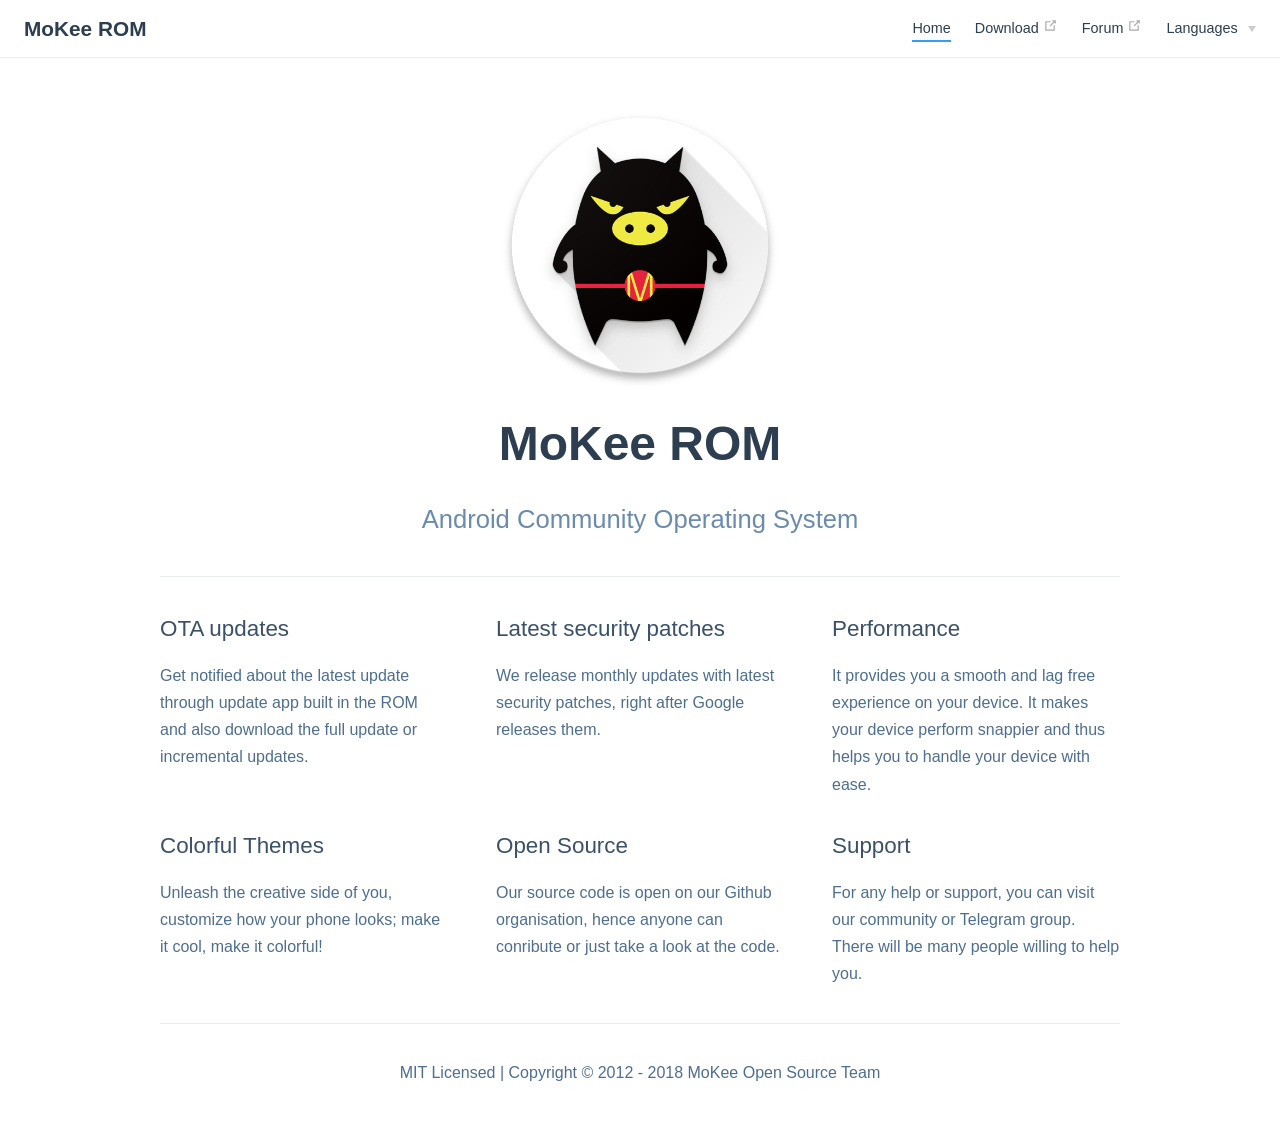
<file: index.html>
<!DOCTYPE html>
<html lang="en-US">
  <head>
    <meta charset="utf-8">
    <meta name="viewport" content="width=device-width,initial-scale=1">
    <title>MoKee ROM</title>
    <meta name="description" content="Android Community Operating System">
    <link rel="icon" href="/images/logo.png">
    
    <link rel="preload" href="/assets/css/0.styles.b7c714bd.css" as="style"><link rel="preload" href="/assets/js/app.ba0253fb.js" as="script"><link rel="preload" href="/assets/js/3.1900d22e.js" as="script"><link rel="prefetch" href="/assets/js/2.30eef2e3.js"><link rel="prefetch" href="/assets/js/4.6758c59b.js"><link rel="prefetch" href="/assets/js/5.f5895d39.js"><link rel="prefetch" href="/assets/js/6.59fbab51.js">
    <link rel="stylesheet" href="/assets/css/0.styles.b7c714bd.css">
  </head>
  <body>
    <div id="app" data-server-rendered="true"><div class="theme-container no-sidebar"><header class="navbar"><div class="sidebar-button"><svg xmlns="http://www.w3.org/2000/svg" aria-hidden="true" role="img" viewBox="0 0 448 512" class="icon"><path fill="currentColor" d="M436 124H12c-6.627 0-12-5.373-12-12V80c0-6.627 5.373-12 12-12h424c6.627 0 12 5.373 12 12v32c0 6.627-5.373 12-12 12zm0 160H12c-6.627 0-12-5.373-12-12v-32c0-6.627 5.373-12 12-12h424c6.627 0 12 5.373 12 12v32c0 6.627-5.373 12-12 12zm0 160H12c-6.627 0-12-5.373-12-12v-32c0-6.627 5.373-12 12-12h424c6.627 0 12 5.373 12 12v32c0 6.627-5.373 12-12 12z"></path></svg></div> <a href="/" class="home-link router-link-exact-active router-link-active"><!----> <span class="site-name">MoKee ROM</span></a> <div class="links" style="max-width:nullpx;"><!----> <nav class="nav-links can-hide"><div class="nav-item"><a href="/" class="nav-link router-link-exact-active router-link-active">Home</a></div><div class="nav-item"><a href="https://download.mokeedev.com" target="_blank" rel="noopener noreferrer" class="nav-link external">
  Download
  <svg xmlns="http://www.w3.org/2000/svg" aria-hidden="true" x="0px" y="0px" viewBox="0 0 100 100" width="15" height="15" class="icon outbound"><path fill="currentColor" d="M18.8,85.1h56l0,0c2.2,0,4-1.8,4-4v-32h-8v28h-48v-48h28v-8h-32l0,0c-2.2,0-4,1.8-4,4v56C14.8,83.3,16.6,85.1,18.8,85.1z"></path> <polygon fill="currentColor" points="45.7,48.7 51.3,54.3 77.2,28.5 77.2,37.2 85.2,37.2 85.2,14.9 62.8,14.9 62.8,22.9 71.5,22.9"></polygon></svg></a></div><div class="nav-item"><a href="https://bbs.mokeedev.com" target="_blank" rel="noopener noreferrer" class="nav-link external">
  Forum
  <svg xmlns="http://www.w3.org/2000/svg" aria-hidden="true" x="0px" y="0px" viewBox="0 0 100 100" width="15" height="15" class="icon outbound"><path fill="currentColor" d="M18.8,85.1h56l0,0c2.2,0,4-1.8,4-4v-32h-8v28h-48v-48h28v-8h-32l0,0c-2.2,0-4,1.8-4,4v56C14.8,83.3,16.6,85.1,18.8,85.1z"></path> <polygon fill="currentColor" points="45.7,48.7 51.3,54.3 77.2,28.5 77.2,37.2 85.2,37.2 85.2,14.9 62.8,14.9 62.8,22.9 71.5,22.9"></polygon></svg></a></div><div class="nav-item"><div class="dropdown-wrapper"><a class="dropdown-title"><span class="title">Languages</span> <span class="arrow right"></span></a> <ul class="nav-dropdown" style="display:none;"><li class="dropdown-item"><!----> <a href="/" class="nav-link router-link-exact-active router-link-active">English</a></li><li class="dropdown-item"><!----> <a href="/zh/" class="nav-link">简体中文</a></li></ul></div></div> <!----></nav></div></header> <div class="sidebar-mask"></div> <div class="sidebar"><nav class="nav-links"><div class="nav-item"><a href="/" class="nav-link router-link-exact-active router-link-active">Home</a></div><div class="nav-item"><a href="https://download.mokeedev.com" target="_blank" rel="noopener noreferrer" class="nav-link external">
  Download
  <svg xmlns="http://www.w3.org/2000/svg" aria-hidden="true" x="0px" y="0px" viewBox="0 0 100 100" width="15" height="15" class="icon outbound"><path fill="currentColor" d="M18.8,85.1h56l0,0c2.2,0,4-1.8,4-4v-32h-8v28h-48v-48h28v-8h-32l0,0c-2.2,0-4,1.8-4,4v56C14.8,83.3,16.6,85.1,18.8,85.1z"></path> <polygon fill="currentColor" points="45.7,48.7 51.3,54.3 77.2,28.5 77.2,37.2 85.2,37.2 85.2,14.9 62.8,14.9 62.8,22.9 71.5,22.9"></polygon></svg></a></div><div class="nav-item"><a href="https://bbs.mokeedev.com" target="_blank" rel="noopener noreferrer" class="nav-link external">
  Forum
  <svg xmlns="http://www.w3.org/2000/svg" aria-hidden="true" x="0px" y="0px" viewBox="0 0 100 100" width="15" height="15" class="icon outbound"><path fill="currentColor" d="M18.8,85.1h56l0,0c2.2,0,4-1.8,4-4v-32h-8v28h-48v-48h28v-8h-32l0,0c-2.2,0-4,1.8-4,4v56C14.8,83.3,16.6,85.1,18.8,85.1z"></path> <polygon fill="currentColor" points="45.7,48.7 51.3,54.3 77.2,28.5 77.2,37.2 85.2,37.2 85.2,14.9 62.8,14.9 62.8,22.9 71.5,22.9"></polygon></svg></a></div><div class="nav-item"><div class="dropdown-wrapper"><a class="dropdown-title"><span class="title">Languages</span> <span class="arrow right"></span></a> <ul class="nav-dropdown" style="display:none;"><li class="dropdown-item"><!----> <a href="/" class="nav-link router-link-exact-active router-link-active">English</a></li><li class="dropdown-item"><!----> <a href="/zh/" class="nav-link">简体中文</a></li></ul></div></div> <!----></nav>  <ul class="sidebar-links"><li><div class="sidebar-group first"><p class="sidebar-heading open"><span>Home</span> <!----></p> <ul class="sidebar-group-items"></ul></div></li></ul> </div> <div class="home"><div class="hero"><img src="/images/logo.png" alt="hero"> <h1>MoKee ROM</h1> <p class="description">
      Android Community Operating System
    </p> <!----></div> <div class="features"><div class="feature"><h2>OTA updates</h2> <p>Get notified about the latest update through update app built in the ROM and also download the full update or incremental updates.</p></div><div class="feature"><h2>Latest security patches</h2> <p>We release monthly updates with latest security patches, right after Google releases them.</p></div><div class="feature"><h2>Performance</h2> <p>It provides you a smooth and lag free experience on your device. It makes your device perform snappier and thus helps you to handle your device with ease.</p></div><div class="feature"><h2>Colorful Themes</h2> <p>Unleash the creative side of you, customize how your phone looks; make it cool, make it colorful!</p></div><div class="feature"><h2>Open Source</h2> <p>Our source code is open on our Github organisation, hence anyone can conribute or just take a look at the code.</p></div><div class="feature"><h2>Support</h2> <p>For any help or support, you can visit our community or Telegram group. There will be many people willing to help you.</p></div></div> <div class="content custom"></div> <div class="footer">
    MIT Licensed | Copyright © 2012 - 2018 MoKee Open Source Team
  </div></div> <!----></div></div>
    <script src="/assets/js/3.1900d22e.js" defer></script><script src="/assets/js/app.ba0253fb.js" defer></script>
  </body>
</html>
</file>
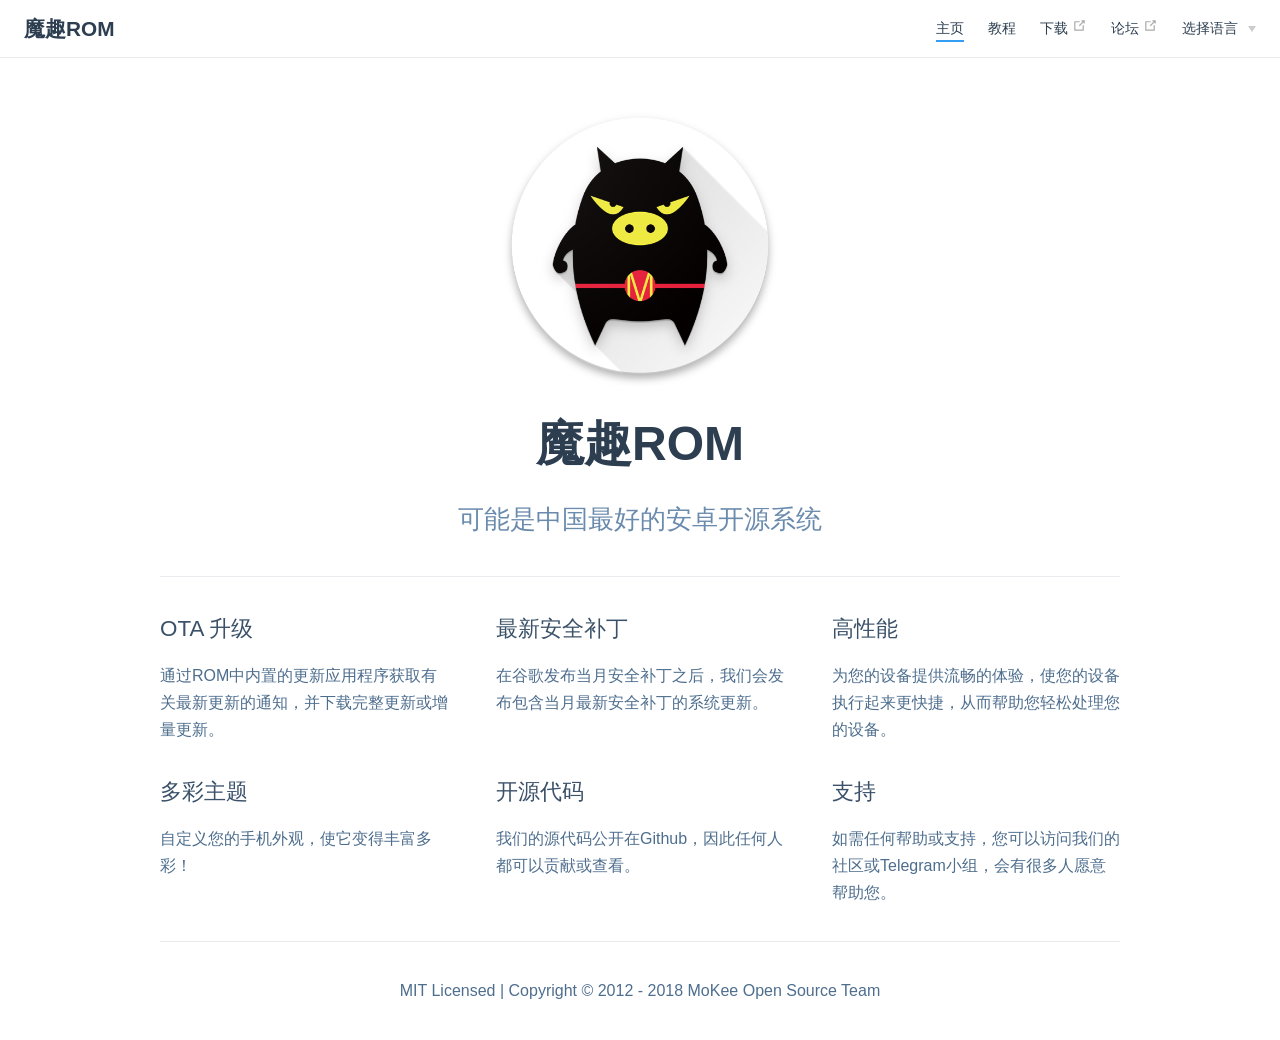
<file: zh/index.html>
<!DOCTYPE html>
<html lang="zh-CN">
  <head>
    <meta charset="utf-8">
    <meta name="viewport" content="width=device-width,initial-scale=1">
    <title>魔趣ROM</title>
    <meta name="description" content="可能是中国最好的安卓开源系统">
    <link rel="icon" href="/images/logo.png">
    
    <link rel="preload" href="/assets/css/0.styles.b7c714bd.css" as="style"><link rel="preload" href="/assets/js/app.ba0253fb.js" as="script"><link rel="preload" href="/assets/js/4.6758c59b.js" as="script"><link rel="prefetch" href="/assets/js/2.30eef2e3.js"><link rel="prefetch" href="/assets/js/3.1900d22e.js"><link rel="prefetch" href="/assets/js/5.f5895d39.js"><link rel="prefetch" href="/assets/js/6.59fbab51.js">
    <link rel="stylesheet" href="/assets/css/0.styles.b7c714bd.css">
  </head>
  <body>
    <div id="app" data-server-rendered="true"><div class="theme-container no-sidebar"><header class="navbar"><div class="sidebar-button"><svg xmlns="http://www.w3.org/2000/svg" aria-hidden="true" role="img" viewBox="0 0 448 512" class="icon"><path fill="currentColor" d="M436 124H12c-6.627 0-12-5.373-12-12V80c0-6.627 5.373-12 12-12h424c6.627 0 12 5.373 12 12v32c0 6.627-5.373 12-12 12zm0 160H12c-6.627 0-12-5.373-12-12v-32c0-6.627 5.373-12 12-12h424c6.627 0 12 5.373 12 12v32c0 6.627-5.373 12-12 12zm0 160H12c-6.627 0-12-5.373-12-12v-32c0-6.627 5.373-12 12-12h424c6.627 0 12 5.373 12 12v32c0 6.627-5.373 12-12 12z"></path></svg></div> <a href="/zh/" class="home-link router-link-exact-active router-link-active"><!----> <span class="site-name">魔趣ROM</span></a> <div class="links" style="max-width:nullpx;"><!----> <nav class="nav-links can-hide"><div class="nav-item"><a href="/zh/" class="nav-link router-link-exact-active router-link-active">主页</a></div><div class="nav-item"><a href="/zh/guide/" class="nav-link">教程</a></div><div class="nav-item"><a href="https://download.mokeedev.com" target="_blank" rel="noopener noreferrer" class="nav-link external">
  下载
  <svg xmlns="http://www.w3.org/2000/svg" aria-hidden="true" x="0px" y="0px" viewBox="0 0 100 100" width="15" height="15" class="icon outbound"><path fill="currentColor" d="M18.8,85.1h56l0,0c2.2,0,4-1.8,4-4v-32h-8v28h-48v-48h28v-8h-32l0,0c-2.2,0-4,1.8-4,4v56C14.8,83.3,16.6,85.1,18.8,85.1z"></path> <polygon fill="currentColor" points="45.7,48.7 51.3,54.3 77.2,28.5 77.2,37.2 85.2,37.2 85.2,14.9 62.8,14.9 62.8,22.9 71.5,22.9"></polygon></svg></a></div><div class="nav-item"><a href="https://bbs.mokeedev.com" target="_blank" rel="noopener noreferrer" class="nav-link external">
  论坛
  <svg xmlns="http://www.w3.org/2000/svg" aria-hidden="true" x="0px" y="0px" viewBox="0 0 100 100" width="15" height="15" class="icon outbound"><path fill="currentColor" d="M18.8,85.1h56l0,0c2.2,0,4-1.8,4-4v-32h-8v28h-48v-48h28v-8h-32l0,0c-2.2,0-4,1.8-4,4v56C14.8,83.3,16.6,85.1,18.8,85.1z"></path> <polygon fill="currentColor" points="45.7,48.7 51.3,54.3 77.2,28.5 77.2,37.2 85.2,37.2 85.2,14.9 62.8,14.9 62.8,22.9 71.5,22.9"></polygon></svg></a></div><div class="nav-item"><div class="dropdown-wrapper"><a class="dropdown-title"><span class="title">选择语言</span> <span class="arrow right"></span></a> <ul class="nav-dropdown" style="display:none;"><li class="dropdown-item"><!----> <a href="/" class="nav-link">English</a></li><li class="dropdown-item"><!----> <a href="/zh/" class="nav-link router-link-exact-active router-link-active">简体中文</a></li></ul></div></div> <!----></nav></div></header> <div class="sidebar-mask"></div> <div class="sidebar"><nav class="nav-links"><div class="nav-item"><a href="/zh/" class="nav-link router-link-exact-active router-link-active">主页</a></div><div class="nav-item"><a href="/zh/guide/" class="nav-link">教程</a></div><div class="nav-item"><a href="https://download.mokeedev.com" target="_blank" rel="noopener noreferrer" class="nav-link external">
  下载
  <svg xmlns="http://www.w3.org/2000/svg" aria-hidden="true" x="0px" y="0px" viewBox="0 0 100 100" width="15" height="15" class="icon outbound"><path fill="currentColor" d="M18.8,85.1h56l0,0c2.2,0,4-1.8,4-4v-32h-8v28h-48v-48h28v-8h-32l0,0c-2.2,0-4,1.8-4,4v56C14.8,83.3,16.6,85.1,18.8,85.1z"></path> <polygon fill="currentColor" points="45.7,48.7 51.3,54.3 77.2,28.5 77.2,37.2 85.2,37.2 85.2,14.9 62.8,14.9 62.8,22.9 71.5,22.9"></polygon></svg></a></div><div class="nav-item"><a href="https://bbs.mokeedev.com" target="_blank" rel="noopener noreferrer" class="nav-link external">
  论坛
  <svg xmlns="http://www.w3.org/2000/svg" aria-hidden="true" x="0px" y="0px" viewBox="0 0 100 100" width="15" height="15" class="icon outbound"><path fill="currentColor" d="M18.8,85.1h56l0,0c2.2,0,4-1.8,4-4v-32h-8v28h-48v-48h28v-8h-32l0,0c-2.2,0-4,1.8-4,4v56C14.8,83.3,16.6,85.1,18.8,85.1z"></path> <polygon fill="currentColor" points="45.7,48.7 51.3,54.3 77.2,28.5 77.2,37.2 85.2,37.2 85.2,14.9 62.8,14.9 62.8,22.9 71.5,22.9"></polygon></svg></a></div><div class="nav-item"><div class="dropdown-wrapper"><a class="dropdown-title"><span class="title">选择语言</span> <span class="arrow right"></span></a> <ul class="nav-dropdown" style="display:none;"><li class="dropdown-item"><!----> <a href="/" class="nav-link">English</a></li><li class="dropdown-item"><!----> <a href="/zh/" class="nav-link router-link-exact-active router-link-active">简体中文</a></li></ul></div></div> <!----></nav>  <ul class="sidebar-links"><li><div class="sidebar-group first"><p class="sidebar-heading open"><span>Home</span> <!----></p> <ul class="sidebar-group-items"></ul></div></li></ul> </div> <div class="home"><div class="hero"><img src="/images/logo.png" alt="hero"> <h1>魔趣ROM</h1> <p class="description">
      可能是中国最好的安卓开源系统
    </p> <!----></div> <div class="features"><div class="feature"><h2>OTA 升级</h2> <p>通过ROM中内置的更新应用程序获取有关最新更新的通知，并下载完整更新或增量更新。</p></div><div class="feature"><h2>最新安全补丁</h2> <p>在谷歌发布当月安全补丁之后，我们会发布包含当月最新安全补丁的系统更新。</p></div><div class="feature"><h2>高性能</h2> <p>为您的设备提供流畅的体验，使您的设备执行起来更快捷，从而帮助您轻松处理您的设备。</p></div><div class="feature"><h2>多彩主题</h2> <p>自定义您的手机外观，使它变得丰富多彩！</p></div><div class="feature"><h2>开源代码</h2> <p>我们的源代码公开在Github，因此任何人都可以贡献或查看。</p></div><div class="feature"><h2>支持</h2> <p>如需任何帮助或支持，您可以访问我们的社区或Telegram小组，会有很多人愿意帮助您。</p></div></div> <div class="content custom"></div> <div class="footer">
    MIT Licensed | Copyright © 2012 - 2018 MoKee Open Source Team
  </div></div> <!----></div></div>
    <script src="/assets/js/4.6758c59b.js" defer></script><script src="/assets/js/app.ba0253fb.js" defer></script>
  </body>
</html>
</file>
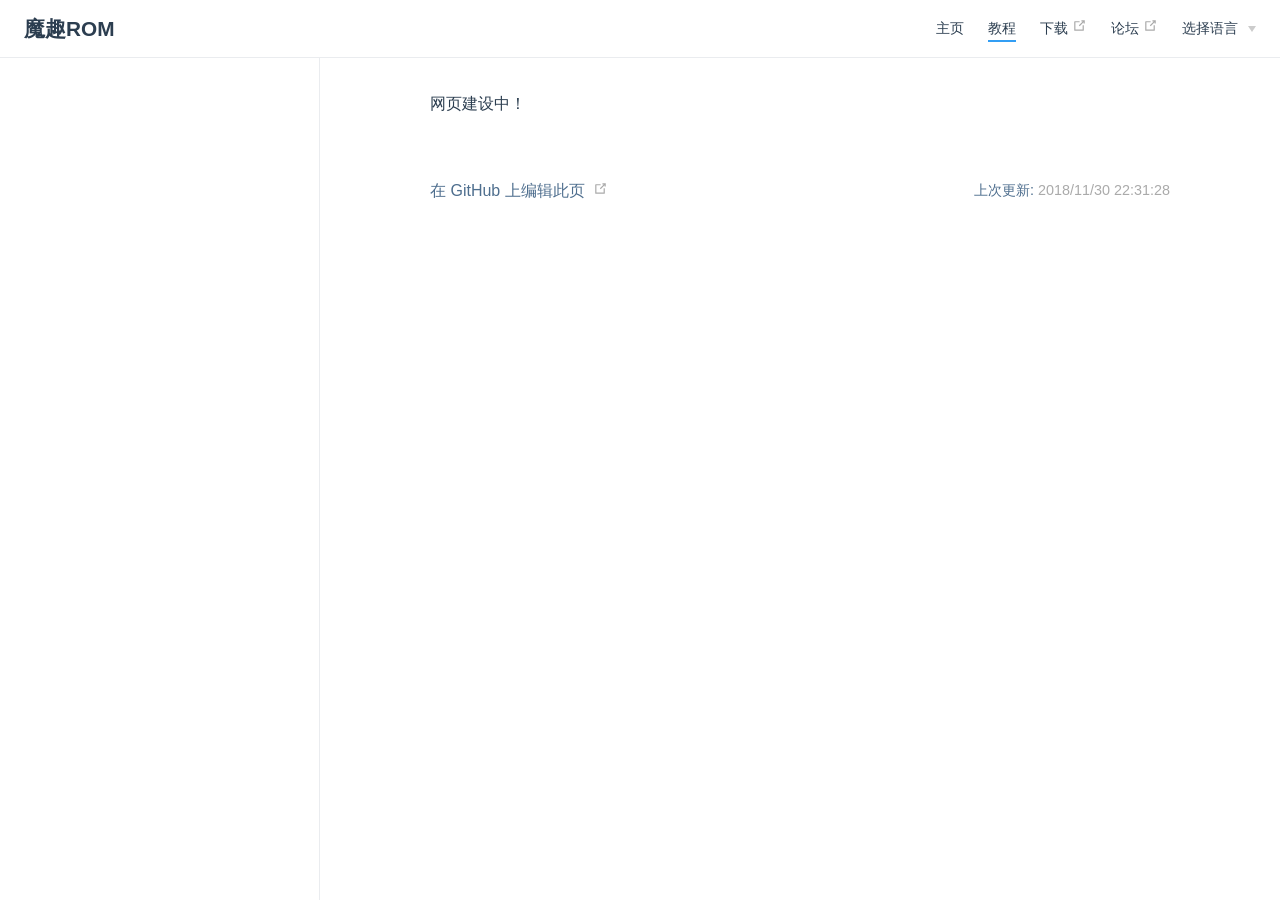
<file: zh/guide/index.html>
<!DOCTYPE html>
<html lang="zh-CN">
  <head>
    <meta charset="utf-8">
    <meta name="viewport" content="width=device-width,initial-scale=1">
    <title>魔趣ROM</title>
    <meta name="description" content="可能是中国最好的安卓开源系统">
    <link rel="icon" href="/images/logo.png">
    
    <link rel="preload" href="/assets/css/0.styles.b7c714bd.css" as="style"><link rel="preload" href="/assets/js/app.ba0253fb.js" as="script"><link rel="preload" href="/assets/js/5.f5895d39.js" as="script"><link rel="prefetch" href="/assets/js/2.30eef2e3.js"><link rel="prefetch" href="/assets/js/3.1900d22e.js"><link rel="prefetch" href="/assets/js/4.6758c59b.js"><link rel="prefetch" href="/assets/js/6.59fbab51.js">
    <link rel="stylesheet" href="/assets/css/0.styles.b7c714bd.css">
  </head>
  <body>
    <div id="app" data-server-rendered="true"><div class="theme-container"><header class="navbar"><div class="sidebar-button"><svg xmlns="http://www.w3.org/2000/svg" aria-hidden="true" role="img" viewBox="0 0 448 512" class="icon"><path fill="currentColor" d="M436 124H12c-6.627 0-12-5.373-12-12V80c0-6.627 5.373-12 12-12h424c6.627 0 12 5.373 12 12v32c0 6.627-5.373 12-12 12zm0 160H12c-6.627 0-12-5.373-12-12v-32c0-6.627 5.373-12 12-12h424c6.627 0 12 5.373 12 12v32c0 6.627-5.373 12-12 12zm0 160H12c-6.627 0-12-5.373-12-12v-32c0-6.627 5.373-12 12-12h424c6.627 0 12 5.373 12 12v32c0 6.627-5.373 12-12 12z"></path></svg></div> <a href="/zh/" class="home-link router-link-active"><!----> <span class="site-name">魔趣ROM</span></a> <div class="links" style="max-width:nullpx;"><!----> <nav class="nav-links can-hide"><div class="nav-item"><a href="/zh/" class="nav-link">主页</a></div><div class="nav-item"><a href="/zh/guide/" class="nav-link router-link-exact-active router-link-active">教程</a></div><div class="nav-item"><a href="https://download.mokeedev.com" target="_blank" rel="noopener noreferrer" class="nav-link external">
  下载
  <svg xmlns="http://www.w3.org/2000/svg" aria-hidden="true" x="0px" y="0px" viewBox="0 0 100 100" width="15" height="15" class="icon outbound"><path fill="currentColor" d="M18.8,85.1h56l0,0c2.2,0,4-1.8,4-4v-32h-8v28h-48v-48h28v-8h-32l0,0c-2.2,0-4,1.8-4,4v56C14.8,83.3,16.6,85.1,18.8,85.1z"></path> <polygon fill="currentColor" points="45.7,48.7 51.3,54.3 77.2,28.5 77.2,37.2 85.2,37.2 85.2,14.9 62.8,14.9 62.8,22.9 71.5,22.9"></polygon></svg></a></div><div class="nav-item"><a href="https://bbs.mokeedev.com" target="_blank" rel="noopener noreferrer" class="nav-link external">
  论坛
  <svg xmlns="http://www.w3.org/2000/svg" aria-hidden="true" x="0px" y="0px" viewBox="0 0 100 100" width="15" height="15" class="icon outbound"><path fill="currentColor" d="M18.8,85.1h56l0,0c2.2,0,4-1.8,4-4v-32h-8v28h-48v-48h28v-8h-32l0,0c-2.2,0-4,1.8-4,4v56C14.8,83.3,16.6,85.1,18.8,85.1z"></path> <polygon fill="currentColor" points="45.7,48.7 51.3,54.3 77.2,28.5 77.2,37.2 85.2,37.2 85.2,14.9 62.8,14.9 62.8,22.9 71.5,22.9"></polygon></svg></a></div><div class="nav-item"><div class="dropdown-wrapper"><a class="dropdown-title"><span class="title">选择语言</span> <span class="arrow right"></span></a> <ul class="nav-dropdown" style="display:none;"><li class="dropdown-item"><!----> <a href="/" class="nav-link">English</a></li><li class="dropdown-item"><!----> <a href="/zh/guide/" class="nav-link router-link-exact-active router-link-active">简体中文</a></li></ul></div></div> <!----></nav></div></header> <div class="sidebar-mask"></div> <div class="sidebar"><nav class="nav-links"><div class="nav-item"><a href="/zh/" class="nav-link">主页</a></div><div class="nav-item"><a href="/zh/guide/" class="nav-link router-link-exact-active router-link-active">教程</a></div><div class="nav-item"><a href="https://download.mokeedev.com" target="_blank" rel="noopener noreferrer" class="nav-link external">
  下载
  <svg xmlns="http://www.w3.org/2000/svg" aria-hidden="true" x="0px" y="0px" viewBox="0 0 100 100" width="15" height="15" class="icon outbound"><path fill="currentColor" d="M18.8,85.1h56l0,0c2.2,0,4-1.8,4-4v-32h-8v28h-48v-48h28v-8h-32l0,0c-2.2,0-4,1.8-4,4v56C14.8,83.3,16.6,85.1,18.8,85.1z"></path> <polygon fill="currentColor" points="45.7,48.7 51.3,54.3 77.2,28.5 77.2,37.2 85.2,37.2 85.2,14.9 62.8,14.9 62.8,22.9 71.5,22.9"></polygon></svg></a></div><div class="nav-item"><a href="https://bbs.mokeedev.com" target="_blank" rel="noopener noreferrer" class="nav-link external">
  论坛
  <svg xmlns="http://www.w3.org/2000/svg" aria-hidden="true" x="0px" y="0px" viewBox="0 0 100 100" width="15" height="15" class="icon outbound"><path fill="currentColor" d="M18.8,85.1h56l0,0c2.2,0,4-1.8,4-4v-32h-8v28h-48v-48h28v-8h-32l0,0c-2.2,0-4,1.8-4,4v56C14.8,83.3,16.6,85.1,18.8,85.1z"></path> <polygon fill="currentColor" points="45.7,48.7 51.3,54.3 77.2,28.5 77.2,37.2 85.2,37.2 85.2,14.9 62.8,14.9 62.8,22.9 71.5,22.9"></polygon></svg></a></div><div class="nav-item"><div class="dropdown-wrapper"><a class="dropdown-title"><span class="title">选择语言</span> <span class="arrow right"></span></a> <ul class="nav-dropdown" style="display:none;"><li class="dropdown-item"><!----> <a href="/" class="nav-link">English</a></li><li class="dropdown-item"><!----> <a href="/zh/guide/" class="nav-link router-link-exact-active router-link-active">简体中文</a></li></ul></div></div> <!----></nav>  <ul class="sidebar-links"><li><div class="sidebar-group first"><p class="sidebar-heading open"><span></span> <!----></p> <ul class="sidebar-group-items"></ul></div></li></ul> </div> <div class="page"> <div class="content"><p>网页建设中！</p></div> <div class="page-edit"><div class="edit-link"><a href="https://github.com/MoKee/www/edit/master/www/zh/guide/README.md" target="_blank" rel="noopener noreferrer">在 GitHub 上编辑此页</a> <svg xmlns="http://www.w3.org/2000/svg" aria-hidden="true" x="0px" y="0px" viewBox="0 0 100 100" width="15" height="15" class="icon outbound"><path fill="currentColor" d="M18.8,85.1h56l0,0c2.2,0,4-1.8,4-4v-32h-8v28h-48v-48h28v-8h-32l0,0c-2.2,0-4,1.8-4,4v56C14.8,83.3,16.6,85.1,18.8,85.1z"></path> <polygon fill="currentColor" points="45.7,48.7 51.3,54.3 77.2,28.5 77.2,37.2 85.2,37.2 85.2,14.9 62.8,14.9 62.8,22.9 71.5,22.9"></polygon></svg></div> <div class="last-updated"><span class="prefix">上次更新: </span> <span class="time">2018/12/1 上午6:31:28</span></div></div> <!----> </div> <!----></div></div>
    <script src="/assets/js/5.f5895d39.js" defer></script><script src="/assets/js/app.ba0253fb.js" defer></script>
  </body>
</html>
</file>
<file: assets/css/0.styles.b7c714bd.css>
.home{padding:3.6rem 2rem 0;max-width:960px;margin:0 auto}.home .hero{text-align:center}.home .hero img{max-height:280px;display:block;margin:3rem auto 1.5rem}.home .hero h1{font-size:3rem}.home .hero .action,.home .hero .description,.home .hero h1{margin:1.8rem auto}.home .hero .description{max-width:35rem;font-size:1.6rem;line-height:1.3;color:#6a8bad}.home .hero .action-button{display:inline-block;font-size:1.2rem;color:#fff;background-color:#2196f3;padding:.8rem 1.6rem;border-radius:4px;transition:background-color .1s ease;box-sizing:border-box;border-bottom:1px solid #0d89ec}.home .hero .action-button:hover{background-color:#37a1f4}.home .features{border-top:1px solid #eaecef;padding:1.2rem 0;margin-top:2.5rem;display:flex;flex-wrap:wrap;align-items:flex-start;align-content:stretch;justify-content:space-between}.home .feature{flex-grow:1;flex-basis:30%;max-width:30%}.home .feature h2{font-size:1.4rem;font-weight:500;border-bottom:none;padding-bottom:0;color:#3a5169}.home .feature p{color:#4e6e8e}.home .footer{padding:2.5rem;border-top:1px solid #eaecef;text-align:center;color:#4e6e8e}@media (max-width:719px){.home .features{flex-direction:column}.home .feature{max-width:100%;padding:0 2.5rem}}@media (max-width:419px){.home{padding-left:1.5rem;padding-right:1.5rem}.home .hero img{max-height:210px;margin:2rem auto 1.2rem}.home .hero h1{font-size:2rem}.home .hero .action,.home .hero .description,.home .hero h1{margin:1.2rem auto}.home .hero .description{font-size:1.2rem}.home .hero .action-button{font-size:1rem;padding:.6rem 1.2rem}.home .feature h2{font-size:1.25rem}}.sidebar-button{display:none;width:1.25rem;height:1.25rem;position:absolute;padding:.6rem;top:.6rem;left:1rem}.sidebar-button .icon{display:block;width:1.25rem;height:1.25rem}@media (max-width:719px){.sidebar-button{display:block}}.search-box{display:inline-block;position:relative;margin-right:1rem}.search-box input{cursor:text;width:10rem;color:#4e6e8e;display:inline-block;border:1px solid #cfd4db;border-radius:2rem;font-size:.9rem;line-height:2rem;padding:0 .5rem 0 2rem;outline:none;transition:all .2s ease;background:#fff url(/assets/img/search.83621669.svg) .6rem .5rem no-repeat;background-size:1rem}.search-box input:focus{cursor:auto;border-color:#2196f3}.search-box .suggestions{background:#fff;width:20rem;position:absolute;top:1.5rem;border:1px solid #cfd4db;border-radius:6px;padding:.4rem;list-style-type:none}.search-box .suggestions.align-right{right:0}.search-box .suggestion{line-height:1.4;padding:.4rem .6rem;border-radius:4px;cursor:pointer}.search-box .suggestion a{white-space:normal;color:#5d82a6}.search-box .suggestion a .page-title{font-weight:600}.search-box .suggestion a .header{font-size:.9em;margin-left:.25em}.search-box .suggestion.focused{background-color:#f3f4f5}.search-box .suggestion.focused a{color:#2196f3}@media (max-width:959px){.search-box input{cursor:pointer;width:0;border-color:transparent;position:relative}.search-box input:focus{cursor:text;left:0;width:10rem}}@media (max-width:959px) and (min-width:719px){.search-box .suggestions{left:0}}@media (max-width:719px){.search-box{margin-right:0}.search-box input{left:1rem}.search-box .suggestions{right:0}}@media (max-width:419px){.search-box .suggestions{width:calc(100vw - 4rem)}.search-box input:focus{width:8rem}}.dropdown-enter,.dropdown-leave-to{height:0!important}.dropdown-wrapper{cursor:pointer}.dropdown-wrapper .dropdown-title{display:block}.dropdown-wrapper .dropdown-title:hover{border-color:transparent}.dropdown-wrapper .dropdown-title .arrow{vertical-align:middle;margin-top:-1px;margin-left:.4rem}.dropdown-wrapper .nav-dropdown .dropdown-item{color:inherit;line-height:1.7rem}.dropdown-wrapper .nav-dropdown .dropdown-item h4{margin:.45rem 0 0;border-top:1px solid #eee;padding:.45rem 1.5rem 0 1.25rem}.dropdown-wrapper .nav-dropdown .dropdown-item .dropdown-subitem-wrapper{padding:0;list-style:none}.dropdown-wrapper .nav-dropdown .dropdown-item .dropdown-subitem-wrapper .dropdown-subitem{font-size:.9em}.dropdown-wrapper .nav-dropdown .dropdown-item a{display:block;line-height:1.7rem;position:relative;border-bottom:none;font-weight:400;margin-bottom:0;padding:0 1.5rem 0 1.25rem}.dropdown-wrapper .nav-dropdown .dropdown-item a.router-link-active,.dropdown-wrapper .nav-dropdown .dropdown-item a:hover{color:#2196f3}.dropdown-wrapper .nav-dropdown .dropdown-item a.router-link-active:after{content:"";width:0;height:0;border-left:5px solid #2196f3;border-top:3px solid transparent;border-bottom:3px solid transparent;position:absolute;top:calc(50% - 2px);left:9px}.dropdown-wrapper .nav-dropdown .dropdown-item:first-child h4{margin-top:0;padding-top:0;border-top:0}@media (max-width:719px){.dropdown-wrapper.open .dropdown-title{margin-bottom:.5rem}.dropdown-wrapper .nav-dropdown{transition:height .1s ease-out;overflow:hidden}.dropdown-wrapper .nav-dropdown .dropdown-item h4{border-top:0;margin-top:0;padding-top:0}.dropdown-wrapper .nav-dropdown .dropdown-item>a,.dropdown-wrapper .nav-dropdown .dropdown-item h4{font-size:15px;line-height:2rem}.dropdown-wrapper .nav-dropdown .dropdown-item .dropdown-subitem{font-size:14px;padding-left:1rem}}@media (min-width:719px){.dropdown-wrapper{height:1.8rem}.dropdown-wrapper:hover .nav-dropdown{display:block!important}.dropdown-wrapper .dropdown-title .arrow{border-left:4px solid transparent;border-right:4px solid transparent;border-top:6px solid #ccc;border-bottom:0}.dropdown-wrapper .nav-dropdown{display:none;height:auto!important;box-sizing:border-box;max-height:calc(100vh - 2.7rem);overflow-y:auto;position:absolute;top:100%;right:0;background-color:#fff;padding:.6rem 0;border:1px solid #ddd;border-bottom-color:#ccc;text-align:left;border-radius:.25rem;white-space:nowrap;margin:0}}.nav-links{display:inline-block}.nav-links a{line-height:1.4rem;color:inherit}.nav-links a.router-link-active,.nav-links a:hover{color:#2196f3}.nav-links .nav-item{position:relative;display:inline-block;margin-left:1.5rem;line-height:2rem}.nav-links .nav-item:first-child{margin-left:0}.nav-links .repo-link{margin-left:1.5rem}@media (max-width:719px){.nav-links .nav-item,.nav-links .repo-link{margin-left:0}}@media (min-width:719px){.nav-links a.router-link-active,.nav-links a:hover{color:#2c3e50}.nav-item>a:not(.external).router-link-active,.nav-item>a:not(.external):hover{margin-bottom:-2px;border-bottom:2px solid #339ef4}}.navbar{padding:.7rem 1.5rem;line-height:2.2rem;position:relative}.navbar a,.navbar img,.navbar span{display:inline-block}.navbar .logo{height:2.2rem;min-width:2.2rem;margin-right:.8rem;vertical-align:top}.navbar .site-name{font-size:1.3rem;font-weight:600;color:#2c3e50;position:relative}.navbar .links{padding-left:1.5rem;box-sizing:border-box;background-color:#fff;white-space:nowrap;font-size:.9rem;position:absolute;right:1.5rem;top:.7rem;display:flex}.navbar .links .search-box{flex:0 0 auto;vertical-align:top}.navbar .links .nav-links{flex:1}@media (max-width:719px){.navbar{padding-left:4rem}.navbar .can-hide{display:none}.navbar .links{padding-left:1.5rem}}.page-edit,.page-nav{max-width:740px;margin:0 auto;padding:2rem 2.5rem}@media (max-width:959px){.page-edit,.page-nav{padding:2rem}}@media (max-width:419px){.page-edit,.page-nav{padding:1.5rem}}.page{padding-bottom:2rem}.page-edit{padding-top:1rem;padding-bottom:1rem;overflow:auto}.page-edit .edit-link{display:inline-block}.page-edit .edit-link a{color:#4e6e8e;margin-right:.25rem}.page-edit .last-updated{float:right;font-size:.9em}.page-edit .last-updated .prefix{font-weight:500;color:#4e6e8e}.page-edit .last-updated .time{font-weight:400;color:#aaa}.page-nav{padding-top:1rem;padding-bottom:0}.page-nav .inner{min-height:2rem;margin-top:0;border-top:1px solid #eaecef;padding-top:1rem;overflow:auto}.page-nav .next{float:right}@media (max-width:719px){.page-edit .edit-link{margin-bottom:.5rem}.page-edit .last-updated{font-size:.8em;float:none;text-align:left}}.sidebar .sidebar-sub-headers{padding-left:1rem;font-size:.95em}a.sidebar-link{font-weight:400;display:inline-block;color:#2c3e50;border-left:.25rem solid transparent;padding:.35rem 1rem .35rem 1.25rem;line-height:1.4;width:100%;box-sizing:border-box}a.sidebar-link:hover{color:#2196f3}a.sidebar-link.active{font-weight:600;color:#2196f3;border-left-color:#2196f3}.sidebar-group a.sidebar-link{padding-left:2rem}.sidebar-sub-headers a.sidebar-link{padding-top:.25rem;padding-bottom:.25rem;border-left:none}.sidebar-sub-headers a.sidebar-link.active{font-weight:500}.sidebar-group:not(.first){margin-top:1em}.sidebar-group .sidebar-group{padding-left:.5em}.sidebar-group:not(.collapsable) .sidebar-heading{cursor:auto;color:inherit}.sidebar-heading{color:#999;transition:color .15s ease;cursor:pointer;font-size:1.1em;font-weight:700;padding:0 1.5rem;margin-top:0;margin-bottom:.5rem}.sidebar-heading.open,.sidebar-heading:hover{color:inherit}.sidebar-heading .arrow{position:relative;top:-.12em;left:.5em}.sidebar-heading:.open .arrow{top:-.18em}.sidebar-group-items{transition:height .1s ease-out;overflow:hidden}.sidebar ul{padding:0;margin:0;list-style-type:none}.sidebar a{display:inline-block}.sidebar .nav-links{display:none;border-bottom:1px solid #eaecef;padding:.5rem 0 .75rem 0}.sidebar .nav-links a{font-weight:600}.sidebar .nav-links .nav-item,.sidebar .nav-links .repo-link{display:block;line-height:1.25rem;font-size:1.1em;padding:.5rem 0 .5rem 1.5rem}.sidebar .sidebar-links{padding:1.5rem 0}@media (max-width:719px){.sidebar .nav-links{display:block}.sidebar .nav-links .dropdown-wrapper .nav-dropdown .dropdown-item a.router-link-active:after{top:calc(1rem - 2px)}.sidebar .sidebar-links{padding:1rem 0}}.sw-update-popup{position:fixed;right:1em;bottom:1em;padding:1em;border:1px solid #2196f3;border-radius:3px;background:#fff;box-shadow:0 4px 16px rgba(0,0,0,.5);text-align:center}.sw-update-popup button{margin-top:.5em;padding:.25em 2em}.sw-update-popup-enter-active,.sw-update-popup-leave-active{transition:opacity .3s,transform .3s}.sw-update-popup-enter,.sw-update-popup-leave-to{opacity:0;transform:translateY(50%) scale(.5)}code[class*=language-],pre[class*=language-]{color:#ccc;background:none;font-family:Consolas,Monaco,Andale Mono,Ubuntu Mono,monospace;text-align:left;white-space:pre;word-spacing:normal;word-break:normal;word-wrap:normal;line-height:1.5;-moz-tab-size:4;-o-tab-size:4;tab-size:4;-webkit-hyphens:none;-ms-hyphens:none;hyphens:none}pre[class*=language-]{padding:1em;margin:.5em 0;overflow:auto}:not(pre)>code[class*=language-],pre[class*=language-]{background:#2d2d2d}:not(pre)>code[class*=language-]{padding:.1em;border-radius:.3em;white-space:normal}.token.block-comment,.token.cdata,.token.comment,.token.doctype,.token.prolog{color:#999}.token.punctuation{color:#ccc}.token.attr-name,.token.deleted,.token.namespace,.token.tag{color:#e2777a}.token.function-name{color:#6196cc}.token.boolean,.token.function,.token.number{color:#f08d49}.token.class-name,.token.constant,.token.property,.token.symbol{color:#f8c555}.token.atrule,.token.builtin,.token.important,.token.keyword,.token.selector{color:#cc99cd}.token.attr-value,.token.char,.token.regex,.token.string,.token.variable{color:#7ec699}.token.entity,.token.operator,.token.url{color:#67cdcc}.token.bold,.token.important{font-weight:700}.token.italic{font-style:italic}.token.entity{cursor:help}.token.inserted{color:green}#nprogress{pointer-events:none}#nprogress .bar{background:#2196f3;position:fixed;z-index:1031;top:0;left:0;width:100%;height:2px}#nprogress .peg{display:block;position:absolute;right:0;width:100px;height:100%;box-shadow:0 0 10px #2196f3,0 0 5px #2196f3;opacity:1;transform:rotate(3deg) translateY(-4px)}#nprogress .spinner{display:block;position:fixed;z-index:1031;top:15px;right:15px}#nprogress .spinner-icon{width:18px;height:18px;box-sizing:border-box;border:2px solid transparent;border-top-color:#2196f3;border-left-color:#2196f3;border-radius:50%;animation:nprogress-spinner .4s linear infinite}.nprogress-custom-parent{overflow:hidden;position:relative}.nprogress-custom-parent #nprogress .bar,.nprogress-custom-parent #nprogress .spinner{position:absolute}@keyframes nprogress-spinner{0%{transform:rotate(0deg)}to{transform:rotate(1turn)}}.content code{color:#476582;padding:.25rem .5rem;margin:0;font-size:.85em;background-color:rgba(27,31,35,.05);border-radius:3px}.content pre,.content pre[class*=language-]{line-height:1.4;padding:1.25rem 1.5rem;margin:.85rem 0;background-color:#282c34;border-radius:6px;overflow:auto}.content pre[class*=language-] code,.content pre code{color:#fff;padding:0;background-color:transparent;border-radius:0}div[class*=language-]{position:relative;background-color:#282c34;border-radius:6px}div[class*=language-] .highlight-lines{-webkit-user-select:none;-moz-user-select:none;-ms-user-select:none;user-select:none;padding-top:1.3rem;position:absolute;top:0;left:0;width:100%;line-height:1.4}div[class*=language-] .highlight-lines .highlighted{background-color:rgba(0,0,0,.66)}div[class*=language-] pre,div[class*=language-] pre[class*=language-]{background:transparent;position:relative;z-index:1}div[class*=language-]:before{position:absolute;z-index:3;top:.8em;right:1em;font-size:.75rem;color:hsla(0,0%,100%,.4)}div[class*=language-]:not(.line-numbers-mode) .line-numbers-wrapper{display:none}div[class*=language-].line-numbers-mode .highlight-lines .highlighted{position:relative}div[class*=language-].line-numbers-mode .highlight-lines .highlighted:before{content:" ";position:absolute;z-index:3;left:0;top:0;display:block;width:3.5rem;height:100%;background-color:rgba(0,0,0,.66)}div[class*=language-].line-numbers-mode pre{padding-left:4.5rem;vertical-align:middle}div[class*=language-].line-numbers-mode .line-numbers-wrapper{position:absolute;top:0;width:3.5rem;text-align:center;color:hsla(0,0%,100%,.3);padding:1.25rem 0;line-height:1.4}div[class*=language-].line-numbers-mode .line-numbers-wrapper .line-number,div[class*=language-].line-numbers-mode .line-numbers-wrapper br{-webkit-user-select:none;-moz-user-select:none;-ms-user-select:none;user-select:none}div[class*=language-].line-numbers-mode .line-numbers-wrapper .line-number{position:relative;z-index:4;font-size:.85em}div[class*=language-].line-numbers-mode:after{content:"";position:absolute;z-index:2;top:0;left:0;width:3.5rem;height:100%;border-radius:6px 0 0 6px;border-right:1px solid rgba(0,0,0,.66);background-color:#282c34}div[class~=language-js]:before{content:"js"}div[class~=language-ts]:before{content:"ts"}div[class~=language-html]:before{content:"html"}div[class~=language-md]:before{content:"md"}div[class~=language-vue]:before{content:"vue"}div[class~=language-css]:before{content:"css"}div[class~=language-sass]:before{content:"sass"}div[class~=language-scss]:before{content:"scss"}div[class~=language-less]:before{content:"less"}div[class~=language-stylus]:before{content:"stylus"}div[class~=language-go]:before{content:"go"}div[class~=language-java]:before{content:"java"}div[class~=language-c]:before{content:"c"}div[class~=language-sh]:before{content:"sh"}div[class~=language-yaml]:before{content:"yaml"}div[class~=language-py]:before{content:"py"}div[class~=language-javascript]:before{content:"js"}div[class~=language-typescript]:before{content:"ts"}div[class~=language-markup]:before{content:"html"}div[class~=language-markdown]:before{content:"md"}div[class~=language-json]:before{content:"json"}div[class~=language-ruby]:before{content:"rb"}div[class~=language-python]:before{content:"py"}div[class~=language-bash]:before{content:"sh"}.custom-block .custom-block-title{font-weight:600;margin-bottom:-.4rem}.custom-block.danger,.custom-block.tip,.custom-block.warning{padding:.1rem 1.5rem;border-left-width:.5rem;border-left-style:solid;margin:1rem 0}.custom-block.tip{background-color:#f3f5f7;border-color:#42b983}.custom-block.warning{background-color:rgba(255,229,100,.3);border-color:#e7c000;color:#6b5900}.custom-block.warning .custom-block-title{color:#b29400}.custom-block.warning a{color:#2c3e50}.custom-block.danger{background-color:#ffe6e6;border-color:#c00;color:#4d0000}.custom-block.danger .custom-block-title{color:#900}.custom-block.danger a{color:#2c3e50}.arrow{display:inline-block;width:0;height:0}.arrow.up{border-bottom:6px solid #ccc}.arrow.down,.arrow.up{border-left:4px solid transparent;border-right:4px solid transparent}.arrow.down{border-top:6px solid #ccc}.arrow.right{border-left:6px solid #ccc}.arrow.left,.arrow.right{border-top:4px solid transparent;border-bottom:4px solid transparent}.arrow.left{border-right:6px solid #ccc}.content:not(.custom){max-width:740px;margin:0 auto;padding:2rem 2.5rem}@media (max-width:959px){.content:not(.custom){padding:2rem}}@media (max-width:419px){.content:not(.custom){padding:1.5rem}}.table-of-contents .badge{vertical-align:middle}body,html{padding:0;margin:0}body{font-family:-apple-system,BlinkMacSystemFont,Segoe UI,Roboto,Oxygen,Ubuntu,Cantarell,Fira Sans,Droid Sans,Helvetica Neue,sans-serif;-webkit-font-smoothing:antialiased;-moz-osx-font-smoothing:grayscale;font-size:16px;color:#2c3e50}.page{padding-left:20rem}.navbar{z-index:20;right:0;height:3.6rem;background-color:#fff;box-sizing:border-box;border-bottom:1px solid #eaecef}.navbar,.sidebar-mask{position:fixed;top:0;left:0}.sidebar-mask{z-index:9;width:100vw;height:100vh;display:none}.sidebar{font-size:15px;background-color:#fff;width:20rem;position:fixed;z-index:10;margin:0;top:3.6rem;left:0;bottom:0;box-sizing:border-box;border-right:1px solid #eaecef;overflow-y:auto}.content:not(.custom)>:first-child{margin-top:3.6rem}.content:not(.custom) a:hover{text-decoration:underline}.content:not(.custom) p.demo{padding:1rem 1.5rem;border:1px solid #ddd;border-radius:4px}.content:not(.custom) img{max-width:100%}.content.custom{padding:0;margin:0}.content.custom img{max-width:100%}a{font-weight:500;text-decoration:none}a,p a code{color:#2196f3}p a code{font-weight:400}kbd{background:#eee;border:.15rem solid #ddd;border-bottom:.25rem solid #ddd;border-radius:.15rem;padding:0 .15em}blockquote{font-size:1.2rem;color:#999;border-left:.25rem solid #dfe2e5;margin-left:0;padding-left:1rem}ol,ul{padding-left:1.2em}strong{font-weight:600}h1,h2,h3,h4,h5,h6{font-weight:600;line-height:1.25}.content:not(.custom)>h1,.content:not(.custom)>h2,.content:not(.custom)>h3,.content:not(.custom)>h4,.content:not(.custom)>h5,.content:not(.custom)>h6{margin-top:-3.1rem;padding-top:4.6rem;margin-bottom:0}.content:not(.custom)>h1:first-child,.content:not(.custom)>h2:first-child,.content:not(.custom)>h3:first-child,.content:not(.custom)>h4:first-child,.content:not(.custom)>h5:first-child,.content:not(.custom)>h6:first-child{margin-top:-1.5rem;margin-bottom:1rem}.content:not(.custom)>h1:first-child+.custom-block,.content:not(.custom)>h1:first-child+p,.content:not(.custom)>h1:first-child+pre,.content:not(.custom)>h2:first-child+.custom-block,.content:not(.custom)>h2:first-child+p,.content:not(.custom)>h2:first-child+pre,.content:not(.custom)>h3:first-child+.custom-block,.content:not(.custom)>h3:first-child+p,.content:not(.custom)>h3:first-child+pre,.content:not(.custom)>h4:first-child+.custom-block,.content:not(.custom)>h4:first-child+p,.content:not(.custom)>h4:first-child+pre,.content:not(.custom)>h5:first-child+.custom-block,.content:not(.custom)>h5:first-child+p,.content:not(.custom)>h5:first-child+pre,.content:not(.custom)>h6:first-child+.custom-block,.content:not(.custom)>h6:first-child+p,.content:not(.custom)>h6:first-child+pre{margin-top:2rem}h1:hover .header-anchor,h2:hover .header-anchor,h3:hover .header-anchor,h4:hover .header-anchor,h5:hover .header-anchor,h6:hover .header-anchor{opacity:1}h1{font-size:2.2rem}h2{font-size:1.65rem;padding-bottom:.3rem;border-bottom:1px solid #eaecef}h3{font-size:1.35rem}a.header-anchor{font-size:.85em;float:left;margin-left:-.87em;padding-right:.23em;margin-top:.125em;opacity:0}a.header-anchor:hover{text-decoration:none}.line-number,code,kbd{font-family:source-code-pro,Menlo,Monaco,Consolas,Courier New,monospace}ol,p,ul{line-height:1.7}hr{border:0;border-top:1px solid #eaecef}table{border-collapse:collapse;margin:1rem 0;display:block;overflow-x:auto}tr{border-top:1px solid #dfe2e5}tr:nth-child(2n){background-color:#f6f8fa}td,th{border:1px solid #dfe2e5;padding:.6em 1em}.custom-layout{padding-top:3.6rem}.theme-container.sidebar-open .sidebar-mask{display:block}.theme-container.no-navbar .content:not(.custom)>h1,.theme-container.no-navbar h2,.theme-container.no-navbar h3,.theme-container.no-navbar h4,.theme-container.no-navbar h5,.theme-container.no-navbar h6{margin-top:1.5rem;padding-top:0}.theme-container.no-navbar .sidebar{top:0}.theme-container.no-navbar .custom-layout{padding-top:0}@media (min-width:720px){.theme-container.no-sidebar .sidebar{display:none}.theme-container.no-sidebar .page{padding-left:0}}@media (max-width:959px){.sidebar{font-size:15px;width:16.4rem}.page{padding-left:16.4rem}}@media (max-width:719px){.sidebar{top:0;padding-top:3.6rem;transform:translateX(-100%);transition:transform .2s ease}.page{padding-left:0}.theme-container.sidebar-open .sidebar{transform:translateX(0)}.theme-container.no-navbar .sidebar{padding-top:0}}@media (max-width:419px){h1{font-size:1.9rem}.content div[class*=language-]{margin:.85rem -1.5rem;border-radius:0}}.icon.outbound{color:#aaa;display:inline-block}.badge[data-v-099ab69c]{display:inline-block;font-size:14px;height:18px;line-height:18px;border-radius:3px;padding:0 6px;color:#fff;margin-right:5px;background-color:#42b983}.badge.middle[data-v-099ab69c]{vertical-align:middle}.badge.top[data-v-099ab69c]{vertical-align:top}.badge.green[data-v-099ab69c],.badge.tip[data-v-099ab69c]{background-color:#42b983}.badge.error[data-v-099ab69c]{background-color:#da5961}.badge.warn[data-v-099ab69c],.badge.warning[data-v-099ab69c],.badge.yellow[data-v-099ab69c]{background-color:#e7c000}
</file>
